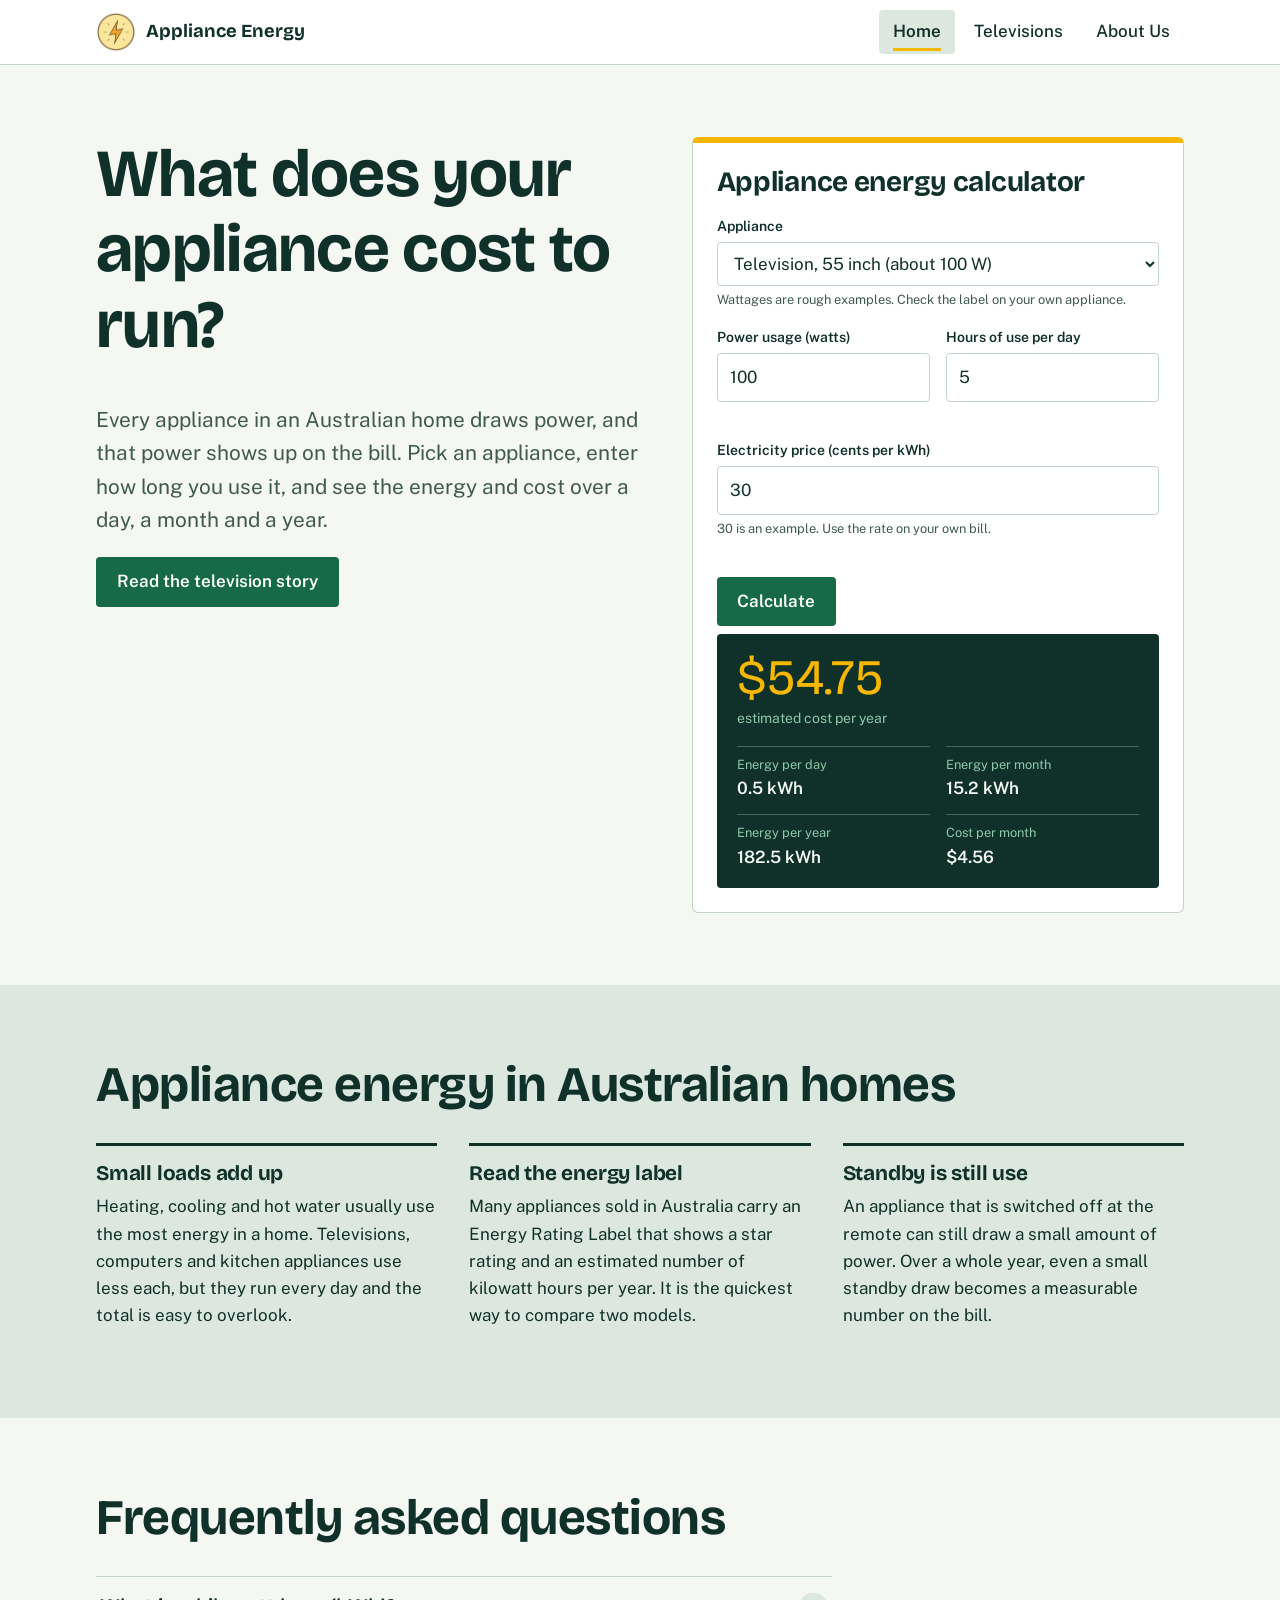
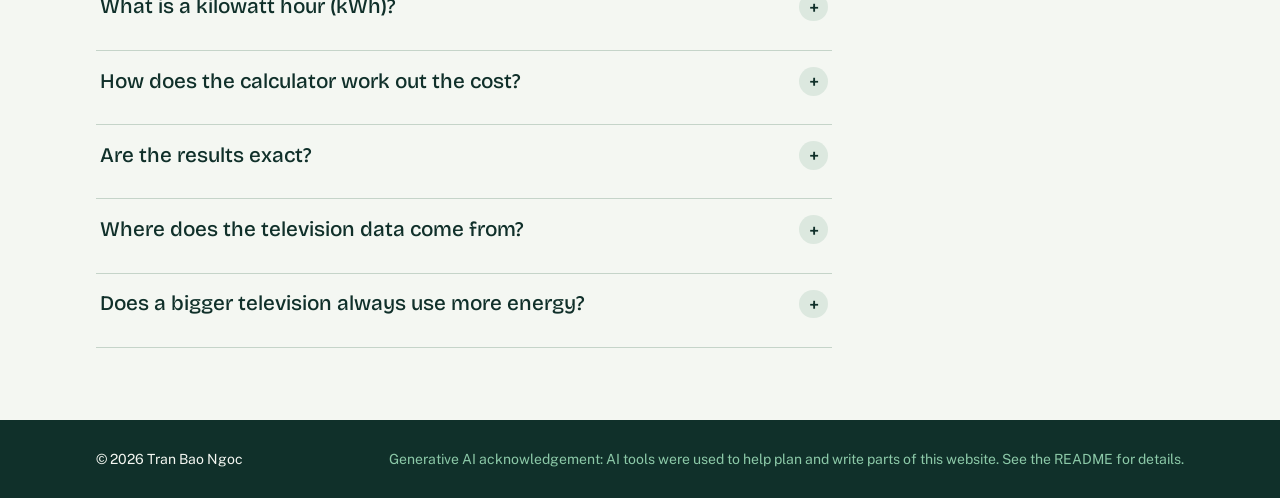
<file: index.html>
<!DOCTYPE html>
<html lang="en">
<head>
  <meta charset="UTF-8">
  <meta name="viewport" content="width=device-width, initial-scale=1">
  <title>Home | Appliance Energy Consumption Website</title>
  <meta name="description" content="How much electricity do household appliances use in Australia, and what does it cost to run them?">
  <link rel="stylesheet" href="assets/css/style.css">
</head>
<body>

  <header class="site-header">
    <nav class="nav" aria-label="Main navigation">
      <a class="nav__logo" href="index.html" aria-label="Appliance Energy Consumption, go to Home page">
        <img src="assets/img/PowerIcon.png" alt="Power icon logo" width="40" height="40">
        <span>Appliance Energy</span>
      </a>
      <ul class="nav__links">
        <li><a href="index.html" aria-current="page">Home</a></li>
        <li><a href="televisions.html">Televisions</a></li>
        <li><a href="about.html">About Us</a></li>
      </ul>
    </nav>
  </header>

  <main>
    <section class="hero">
      <div class="container hero__grid">
        <div>
          <h1>What does your appliance cost to run?</h1>
          <p class="lead">Every appliance in an Australian home draws power, and that power shows up on the bill. Pick an appliance, enter how long you use it, and see the energy and cost over a day, a month and a year.</p>
          <p><a class="button" href="televisions.html">Read the television story</a></p>
        </div>

        <section class="calculator" aria-labelledby="calc-title">
          <h2 id="calc-title">Appliance energy calculator</h2>

          <form id="energy-form" novalidate>
            <div class="field">
              <label for="appliance">Appliance</label>
              <select id="appliance" name="appliance">
                <option value="100" selected>Television, 55 inch (about 100 W)</option>
                <option value="60">Laptop (about 60 W)</option>
                <option value="150">Refrigerator (about 150 W while running)</option>
                <option value="1500">Air conditioner, cooling (about 1,500 W)</option>
                <option value="500">Washing machine (about 500 W)</option>
                <option value="1100">Microwave (about 1,100 W)</option>
                <option value="custom">My own appliance (enter watts below)</option>
              </select>
              <span class="field__hint">Wattages are rough examples. Check the label on your own appliance.</span>
            </div>

            <div class="calculator__row">
              <div class="field">
                <label for="watts">Power usage (watts)</label>
                <input type="number" id="watts" name="watts" inputmode="decimal" min="1" max="10000" step="any" value="100" aria-describedby="watts-error">
                <p class="field__error" id="watts-error"></p>
              </div>

              <div class="field">
                <label for="hours">Hours of use per day</label>
                <input type="number" id="hours" name="hours" inputmode="decimal" min="0" max="24" step="any" value="5" aria-describedby="hours-error">
                <p class="field__error" id="hours-error"></p>
              </div>
            </div>

            <div class="field">
              <label for="price">Electricity price (cents per kWh)</label>
              <input type="number" id="price" name="price" inputmode="decimal" min="0.01" max="200" step="any" value="30" aria-describedby="price-error">
              <span class="field__hint">30 is an example. Use the rate on your own bill.</span>
              <p class="field__error" id="price-error"></p>
            </div>

            <button type="submit" class="button">Calculate</button>
          </form>

          <div class="readout" id="results" aria-live="polite">
            <p class="readout__message" id="results-message" hidden></p>
            <div id="results-values">
              <p class="readout__headline" id="out-cost-year">$0.00</p>
              <p class="readout__caption">estimated cost per year</p>
              <dl class="readout__list">
                <div><dt>Energy per day</dt><dd id="out-kwh-day">0 kWh</dd></div>
                <div><dt>Energy per month</dt><dd id="out-kwh-month">0 kWh</dd></div>
                <div><dt>Energy per year</dt><dd id="out-kwh-year">0 kWh</dd></div>
                <div><dt>Cost per month</dt><dd id="out-cost-month">$0.00</dd></div>
              </dl>
            </div>
          </div>
        </section>
      </div>
    </section>

    <section class="section section--tint" aria-labelledby="market-title">
      <div class="container">
        <h2 id="market-title">Appliance energy in Australian homes</h2>
        <div class="notes">
          <div>
            <h3>Small loads add up</h3>
            <p>Heating, cooling and hot water usually use the most energy in a home. Televisions, computers and kitchen appliances use less each, but they run every day and the total is easy to overlook.</p>
          </div>
          <div>
            <h3>Read the energy label</h3>
            <p>Many appliances sold in Australia carry an Energy Rating Label that shows a star rating and an estimated number of kilowatt hours per year. It is the quickest way to compare two models.</p>
          </div>
          <div>
            <h3>Standby is still use</h3>
            <p>An appliance that is switched off at the remote can still draw a small amount of power. Over a whole year, even a small standby draw becomes a measurable number on the bill.</p>
          </div>
        </div>
      </div>
    </section>

    <section class="section" aria-labelledby="faq-title">
      <div class="container">
        <h2 id="faq-title">Frequently asked questions</h2>
        <div class="faq">

          <div class="faq__item">
            <h3 class="faq__heading">
              <button type="button" class="faq__button" id="faq-btn-1" aria-expanded="false" aria-controls="faq-panel-1">What is a kilowatt hour (kWh)?</button>
            </h3>
            <div class="faq__panel" id="faq-panel-1" role="region" aria-labelledby="faq-btn-1" hidden>
              <p>A kilowatt hour is the unit your electricity bill uses. It is the energy used by a 1,000 watt appliance running for one hour. A 100 watt television running for ten hours uses one kWh.</p>
            </div>
          </div>

          <div class="faq__item">
            <h3 class="faq__heading">
              <button type="button" class="faq__button" id="faq-btn-2" aria-expanded="false" aria-controls="faq-panel-2">How does the calculator work out the cost?</button>
            </h3>
            <div class="faq__panel" id="faq-panel-2" role="region" aria-labelledby="faq-btn-2" hidden>
              <p>It multiplies watts by hours of use and divides by 1,000 to get kWh per day. It then multiplies that by 365 for a year and by your price per kWh, converted from cents to dollars.</p>
            </div>
          </div>

          <div class="faq__item">
            <h3 class="faq__heading">
              <button type="button" class="faq__button" id="faq-btn-3" aria-expanded="false" aria-controls="faq-panel-3">Are the results exact?</button>
            </h3>
            <div class="faq__panel" id="faq-panel-3" role="region" aria-labelledby="faq-btn-3" hidden>
              <p>No. They are estimates. Real appliances draw different amounts of power at different times, and electricity plans can include supply charges or different rates at different times of day.</p>
            </div>
          </div>

          <div class="faq__item">
            <h3 class="faq__heading">
              <button type="button" class="faq__button" id="faq-btn-4" aria-expanded="false" aria-controls="faq-panel-4">Where does the television data come from?</button>
            </h3>
            <div class="faq__panel" id="faq-panel-4" role="region" aria-labelledby="faq-btn-4" hidden>
              <p>The television story uses product data on screen size and labelled annual energy consumption. The About Us page explains how the data was prepared and what its limits are.</p>
            </div>
          </div>

          <div class="faq__item">
            <h3 class="faq__heading">
              <button type="button" class="faq__button" id="faq-btn-5" aria-expanded="false" aria-controls="faq-panel-5">Does a bigger television always use more energy?</button>
            </h3>
            <div class="faq__panel" id="faq-panel-5" role="region" aria-labelledby="faq-btn-5" hidden>
              <p>Not always, but in the data it usually does. <a href="televisions.html">Read the television story</a> to see the pattern and how much the difference is.</p>
            </div>
          </div>

        </div>
      </div>
    </section>
  </main>

  <footer class="site-footer">
    <div class="container">
      <p>&copy; <span class="js-year">2026</span> Tran Bao Ngoc</p>
      <p class="site-footer__ai">Generative AI acknowledgement: AI tools were used to help plan and write parts of this website. See the README for details.</p>
    </div>
  </footer>

  <script src="assets/js/script.js"></script>
</body>
</html>
</file>
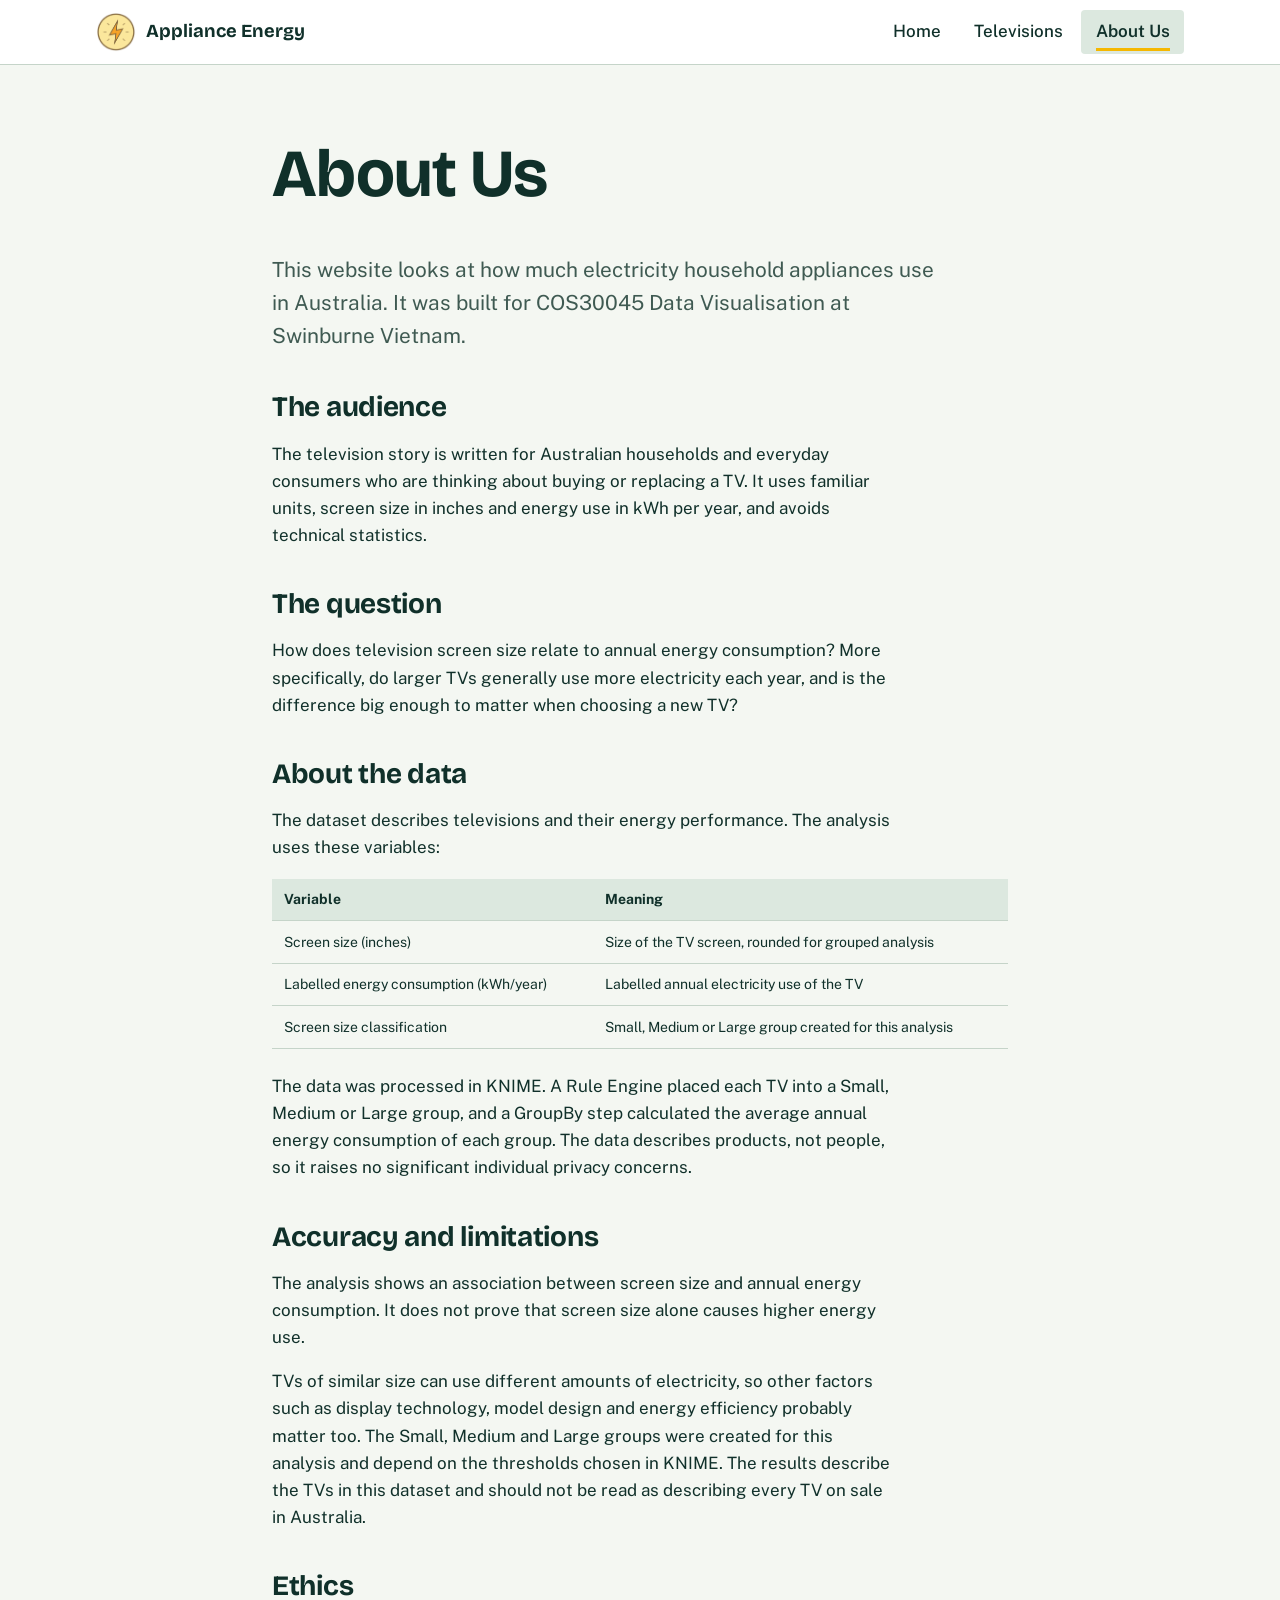
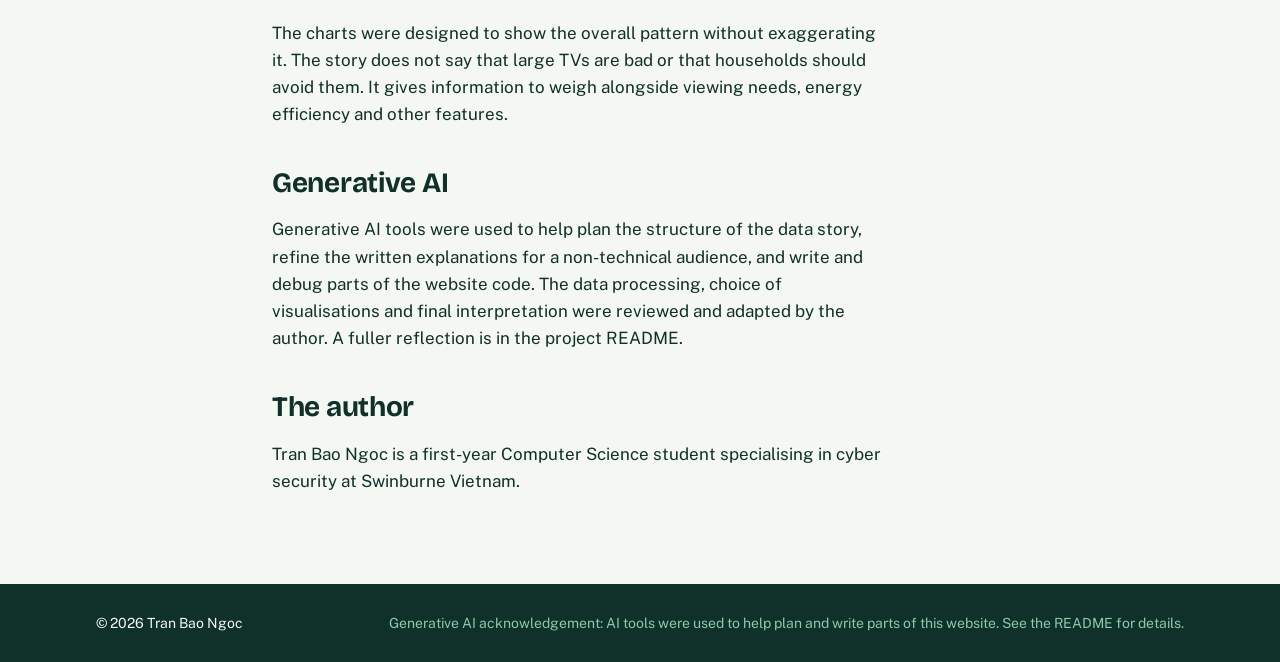
<file: about.html>
<!DOCTYPE html>
<html lang="en">
<head>
  <meta charset="UTF-8">
  <meta name="viewport" content="width=device-width, initial-scale=1">
  <title>About Us | Appliance Energy Consumption Website</title>
  <meta name="description" content="About the project, the audience, the television data, its limitations and the use of generative AI.">
  <link rel="stylesheet" href="assets/css/style.css">
</head>
<body>

  <header class="site-header">
    <nav class="nav" aria-label="Main navigation">
      <a class="nav__logo" href="index.html" aria-label="Appliance Energy Consumption, go to Home page">
        <img src="assets/img/PowerIcon.png" alt="Power icon logo" width="40" height="40">
        <span>Appliance Energy</span>
      </a>
      <ul class="nav__links">
        <li><a href="index.html">Home</a></li>
        <li><a href="televisions.html">Televisions</a></li>
        <li><a href="about.html" aria-current="page">About Us</a></li>
      </ul>
    </nav>
  </header>

  <main>
    <section class="section">
      <div class="container prose">
        <h1>About Us</h1>
        <p class="lead">This website looks at how much electricity household appliances use in Australia. It was built for COS30045 Data Visualisation at Swinburne Vietnam.</p>

        <h2>The audience</h2>
        <p>The television story is written for Australian households and everyday consumers who are thinking about buying or replacing a TV. It uses familiar units, screen size in inches and energy use in kWh per year, and avoids technical statistics.</p>

        <h2>The question</h2>
        <p>How does television screen size relate to annual energy consumption? More specifically, do larger TVs generally use more electricity each year, and is the difference big enough to matter when choosing a new TV?</p>

        <h2>About the data</h2>
        <p>The dataset describes televisions and their energy performance. The analysis uses these variables:</p>
        <table>
          <thead>
            <tr><th scope="col">Variable</th><th scope="col">Meaning</th></tr>
          </thead>
          <tbody>
            <tr><td>Screen size (inches)</td><td>Size of the TV screen, rounded for grouped analysis</td></tr>
            <tr><td>Labelled energy consumption (kWh/year)</td><td>Labelled annual electricity use of the TV</td></tr>
            <tr><td>Screen size classification</td><td>Small, Medium or Large group created for this analysis</td></tr>
          </tbody>
        </table>
        <p>The data was processed in KNIME. A Rule Engine placed each TV into a Small, Medium or Large group, and a GroupBy step calculated the average annual energy consumption of each group. The data describes products, not people, so it raises no significant individual privacy concerns.</p>

        <h2>Accuracy and limitations</h2>
        <p>The analysis shows an association between screen size and annual energy consumption. It does not prove that screen size alone causes higher energy use.</p>
        <p>TVs of similar size can use different amounts of electricity, so other factors such as display technology, model design and energy efficiency probably matter too. The Small, Medium and Large groups were created for this analysis and depend on the thresholds chosen in KNIME. The results describe the TVs in this dataset and should not be read as describing every TV on sale in Australia.</p>

        <h2>Ethics</h2>
        <p>The charts were designed to show the overall pattern without exaggerating it. The story does not say that large TVs are bad or that households should avoid them. It gives information to weigh alongside viewing needs, energy efficiency and other features.</p>

        <h2>Generative AI</h2>
        <p>Generative AI tools were used to help plan the structure of the data story, refine the written explanations for a non-technical audience, and write and debug parts of the website code. The data processing, choice of visualisations and final interpretation were reviewed and adapted by the author. A fuller reflection is in the project README.</p>

        <h2>The author</h2>
        <p>Tran Bao Ngoc is a first-year Computer Science student specialising in cyber security at Swinburne Vietnam.</p>
      </div>
    </section>
  </main>

  <footer class="site-footer">
    <div class="container">
      <p>&copy; <span class="js-year">2026</span> Tran Bao Ngoc</p>
      <p class="site-footer__ai">Generative AI acknowledgement: AI tools were used to help plan and write parts of this website. See the README for details.</p>
    </div>
  </footer>

  <script src="assets/js/script.js"></script>
</body>
</html>
</file>
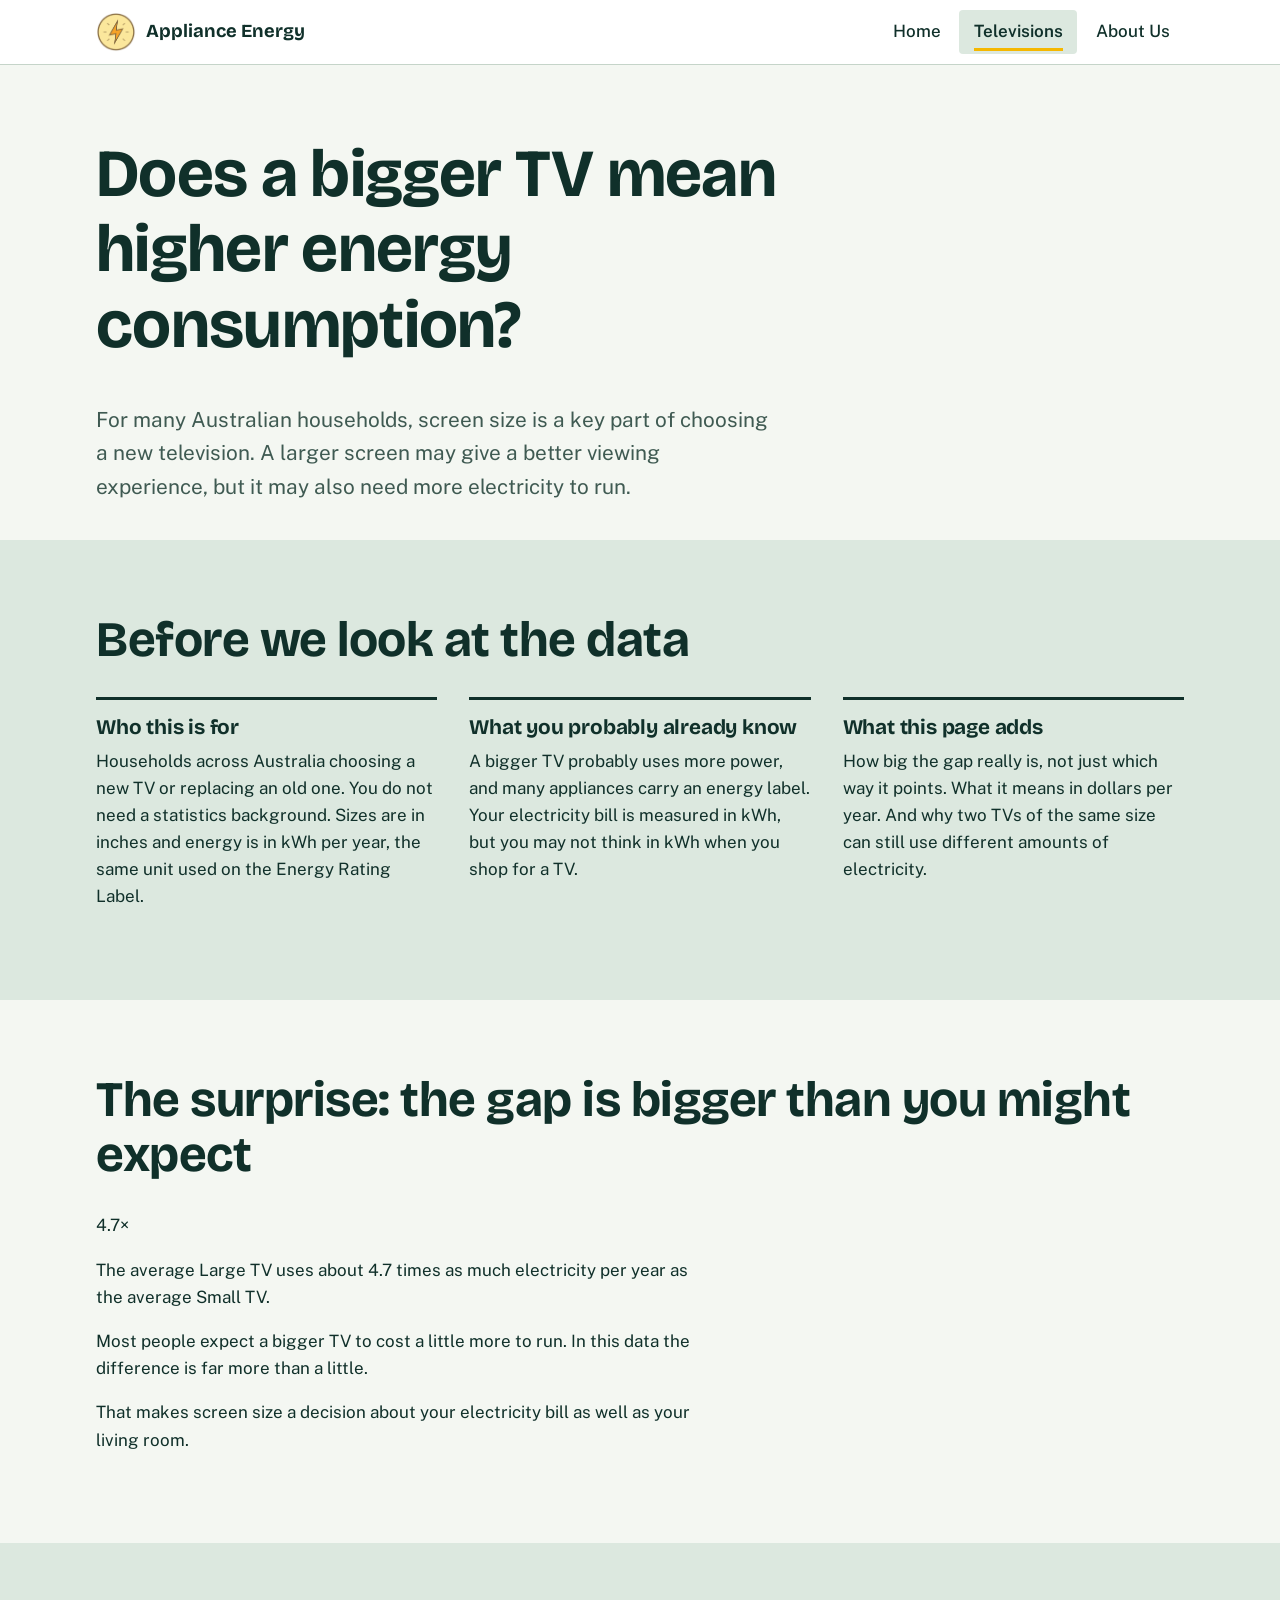
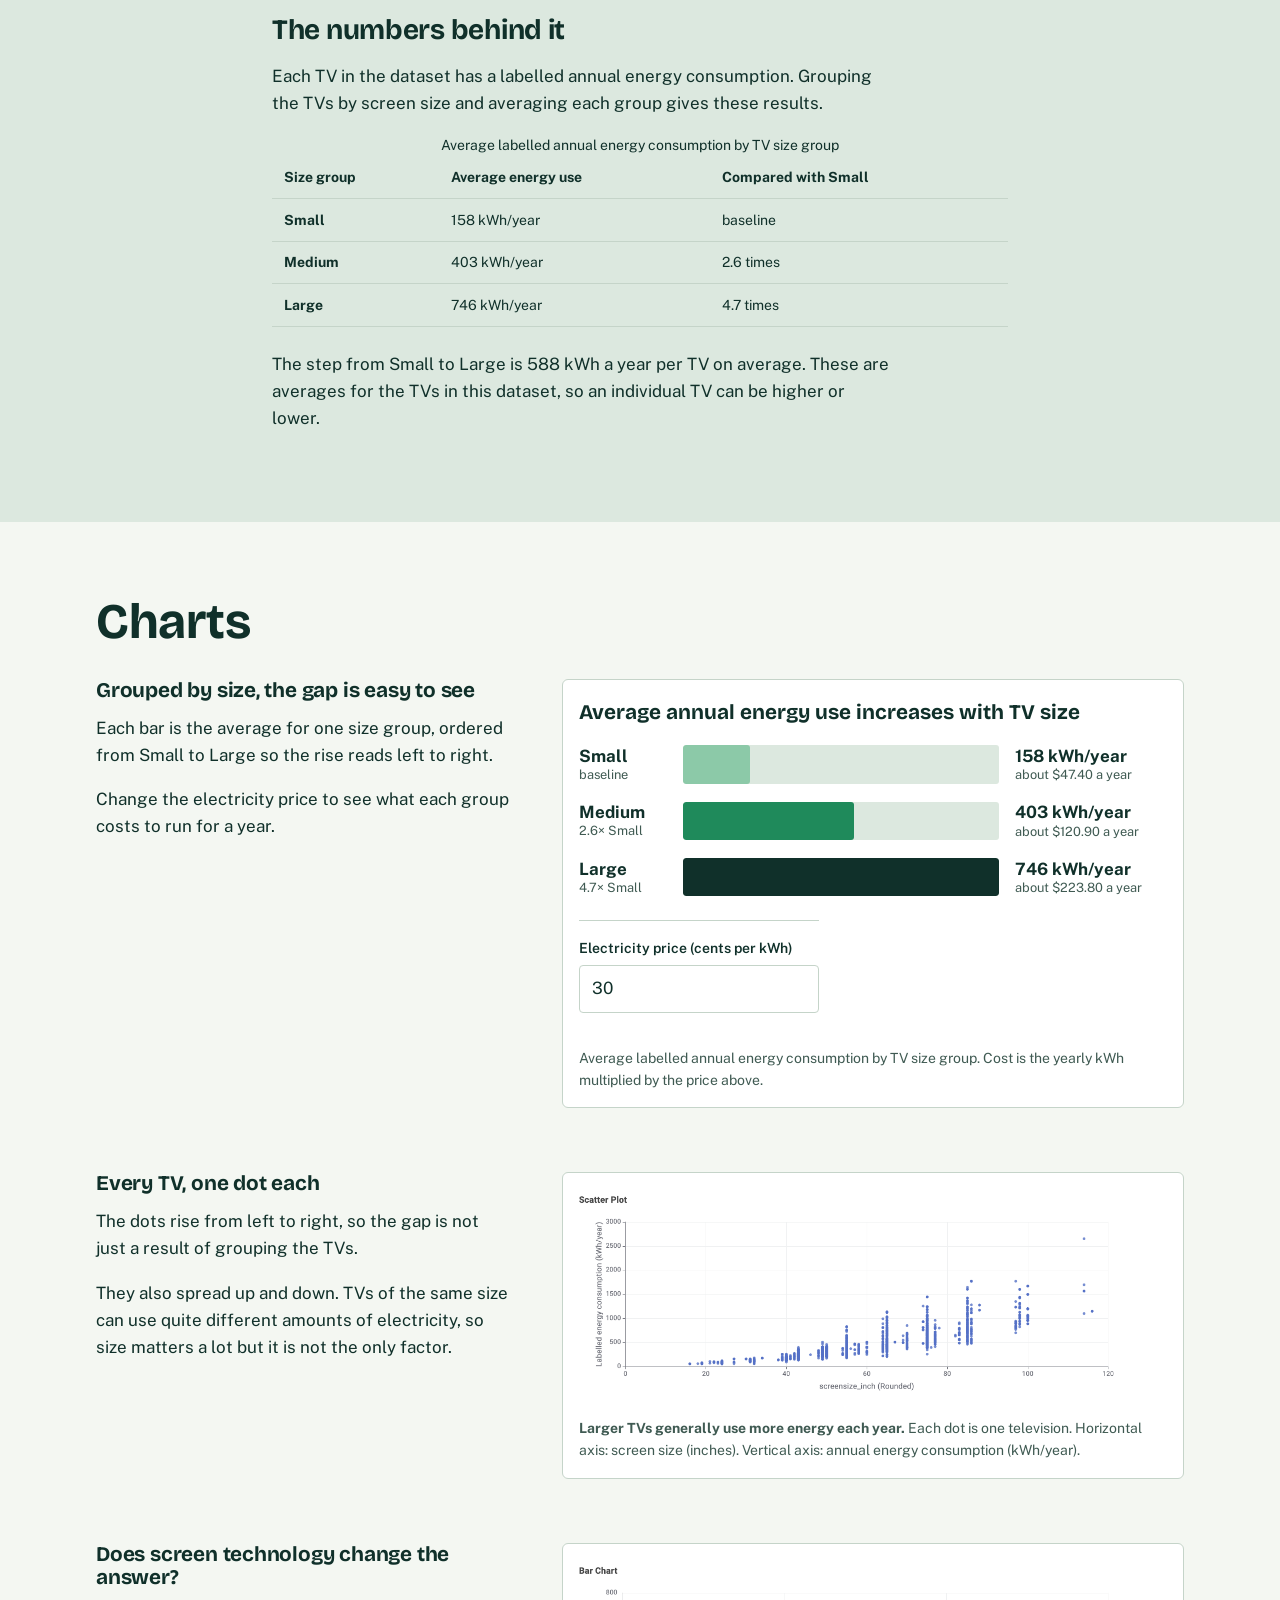
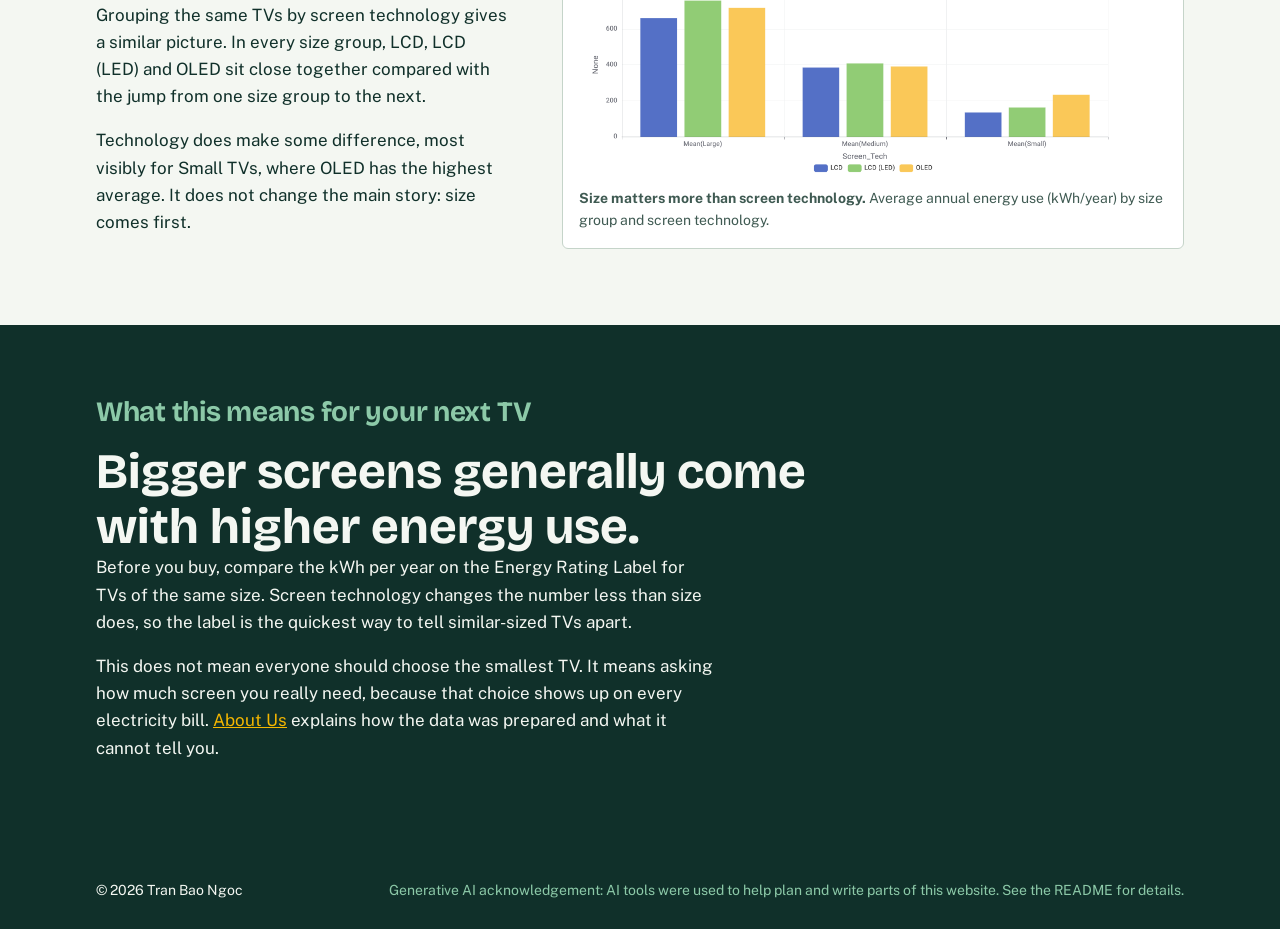
<file: televisions.html>
<!DOCTYPE html>
<html lang="en">
<head>
  <meta charset="UTF-8">
  <meta name="viewport" content="width=device-width, initial-scale=1">
  <title>Televisions | Appliance Energy Consumption Website</title>
  <meta name="description" content="Does a bigger TV mean higher energy consumption? A data story for Australian households.">
  <link rel="stylesheet" href="assets/css/style.css">
</head>
<body>

  <header class="site-header">
    <nav class="nav" aria-label="Main navigation">
      <a class="nav__logo" href="index.html" aria-label="Appliance Energy Consumption, go to Home page">
        <img src="assets/img/PowerIcon.png" alt="Power icon logo" width="40" height="40">
        <span>Appliance Energy</span>
      </a>
      <ul class="nav__links">
        <li><a href="index.html">Home</a></li>
        <li><a href="televisions.html" aria-current="page">Televisions</a></li>
        <li><a href="about.html">About Us</a></li>
      </ul>
    </nav>
  </header>

  <main>
    <section class="story-hero">
      <div class="container">
        <h1>Does a bigger TV mean higher energy consumption?</h1>
        <p class="lead">For many Australian households, screen size is a key part of choosing a new television. A larger screen may give a better viewing experience, but it may also need more electricity to run.</p>
      </div>
    </section>

    <section class="section section--tint" aria-labelledby="setting-title">
      <div class="container">
        <h2 id="setting-title">Before we look at the data</h2>
        <div class="notes">
          <div>
            <h3>Who this is for</h3>
            <p>Households across Australia choosing a new TV or replacing an old one. You do not need a statistics background. Sizes are in inches and energy is in kWh per year, the same unit used on the Energy Rating Label.</p>
          </div>
          <div>
            <h3>What you probably already know</h3>
            <p>A bigger TV probably uses more power, and many appliances carry an energy label. Your electricity bill is measured in kWh, but you may not think in kWh when you shop for a TV.</p>
          </div>
          <div>
            <h3>What this page adds</h3>
            <p>How big the gap really is, not just which way it points. What it means in dollars per year. And why two TVs of the same size can still use different amounts of electricity.</p>
          </div>
        </div>
      </div>
    </section>

    <section class="section" aria-labelledby="conflict-title">
      <div class="container">
        <h2 id="conflict-title">The surprise: the gap is bigger than you might expect</h2>
        <div class="conflict__feature">
          <p class="conflict__figure" aria-hidden="true">4.7&times;</p>
          <p class="conflict__line">The average Large TV uses about 4.7 times as much electricity per year as the average Small TV.</p>
        </div>
        <p>Most people expect a bigger TV to cost a little more to run. In this data the difference is far more than a little.</p>
        <p>That makes screen size a decision about your electricity bill as well as your living room.</p>
      </div>
    </section>

    <section class="section section--tint" aria-labelledby="evidence-title">
      <div class="container prose">
        <h2 id="evidence-title">The numbers behind it</h2>
        <p>Each TV in the dataset has a labelled annual energy consumption. Grouping the TVs by screen size and averaging each group gives these results.</p>
        <table>
          <caption>Average labelled annual energy consumption by TV size group</caption>
          <thead>
            <tr><th scope="col">Size group</th><th scope="col">Average energy use</th><th scope="col">Compared with Small</th></tr>
          </thead>
          <tbody>
            <tr><th scope="row">Small</th><td>158 kWh/year</td><td>baseline</td></tr>
            <tr><th scope="row">Medium</th><td>403 kWh/year</td><td>2.6 times</td></tr>
            <tr><th scope="row">Large</th><td>746 kWh/year</td><td>4.7 times</td></tr>
          </tbody>
        </table>
        <p>The step from Small to Large is 588 kWh a year per TV on average. These are averages for the TVs in this dataset, so an individual TV can be higher or lower.</p>
      </div>
    </section>

    <section class="section" aria-labelledby="chart-title">
      <div class="container">
        <h2 id="chart-title" class="visually-hidden">Charts</h2>

        <div class="story-block">
          <div>
            <h3>Grouped by size, the gap is easy to see</h3>
            <p>Each bar is the average for one size group, ordered from Small to Large so the rise reads left to right.</p>
            <p>Change the electricity price to see what each group costs to run for a year.</p>
          </div>
          <figure class="chart">
            <p class="chart__title" id="meter-title">Average annual energy use increases with TV size</p>
            <ul class="meter" aria-labelledby="meter-title">
              <li class="meter__row" data-kwh="158">
                <div class="meter__name"><strong>Small</strong><span>baseline</span></div>
                <div class="meter__track" aria-hidden="true"><div class="meter__bar meter__bar--small"></div></div>
                <div class="meter__figures"><strong>158 kWh/year</strong><span>about <span class="js-cost">$47.40</span> a year</span></div>
              </li>
              <li class="meter__row" data-kwh="403">
                <div class="meter__name"><strong>Medium</strong><span>2.6&times; Small</span></div>
                <div class="meter__track" aria-hidden="true"><div class="meter__bar meter__bar--medium"></div></div>
                <div class="meter__figures"><strong>403 kWh/year</strong><span>about <span class="js-cost">$120.90</span> a year</span></div>
              </li>
              <li class="meter__row" data-kwh="746">
                <div class="meter__name"><strong>Large</strong><span>4.7&times; Small</span></div>
                <div class="meter__track" aria-hidden="true"><div class="meter__bar meter__bar--large"></div></div>
                <div class="meter__figures"><strong>746 kWh/year</strong><span>about <span class="js-cost">$223.80</span> a year</span></div>
              </li>
            </ul>

            <div class="price-control">
              <div class="field">
                <label for="tv-price">Electricity price (cents per kWh)</label>
                <input type="number" id="tv-price" inputmode="decimal" min="0.01" max="200" step="any" value="30" aria-describedby="tv-price-error">
                <p class="field__error" id="tv-price-error"></p>
              </div>
            </div>
            <figcaption>Average labelled annual energy consumption by TV size group. Cost is the yearly kWh multiplied by the price above.</figcaption>
          </figure>
        </div>

        <div class="story-block">
          <div>
            <h3>Every TV, one dot each</h3>
            <p>The dots rise from left to right, so the gap is not just a result of grouping the TVs.</p>
            <p>They also spread up and down. TVs of the same size can use quite different amounts of electricity, so size matters a lot but it is not the only factor.</p>
          </div>
          <figure class="chart">
            <img class="js-chart-img" src="assets/img/tv-scatter.png" alt="Scatter plot of TV screen size in inches against labelled annual energy consumption in kWh per year. Larger screens generally sit higher, with some spread between TVs of the same size.">
            <figcaption><strong>Larger TVs generally use more energy each year.</strong> Each dot is one television. Horizontal axis: screen size (inches). Vertical axis: annual energy consumption (kWh/year).</figcaption>
          </figure>
        </div>

        <div class="story-block">
          <div>
            <h3>Does screen technology change the answer?</h3>
            <p>Grouping the same TVs by screen technology gives a similar picture. In every size group, LCD, LCD (LED) and OLED sit close together compared with the jump from one size group to the next.</p>
            <p>Technology does make some difference, most visibly for Small TVs, where OLED has the highest average. It does not change the main story: size comes first.</p>
          </div>
          <figure class="chart">
            <img class="js-chart-img" src="assets/img/tv-size-tech.png" alt="Grouped bar chart of average annual energy use for Small, Medium and Large TVs, split by screen technology: LCD, LCD (LED) and OLED. Within each size group the three technologies are close, while Large TVs use far more than Small TVs.">
            <figcaption><strong>Size matters more than screen technology.</strong> Average annual energy use (kWh/year) by size group and screen technology.</figcaption>
          </figure>
        </div>

      </div>
    </section>

    <section class="section takeaway" aria-labelledby="takeaway-title">
      <div class="container">
        <h2 id="takeaway-title">What this means for your next TV</h2>
        <p class="takeaway__line">Bigger screens generally come with higher energy use.</p>
        <p>Before you buy, compare the kWh per year on the Energy Rating Label for TVs of the same size. Screen technology changes the number less than size does, so the label is the quickest way to tell similar-sized TVs apart.</p>
        <p>This does not mean everyone should choose the smallest TV. It means asking how much screen you really need, because that choice shows up on every electricity bill. <a class="takeaway__link" href="about.html">About Us</a> explains how the data was prepared and what it cannot tell you.</p>
      </div>
    </section>
  </main>

  <footer class="site-footer">
    <div class="container">
      <p>&copy; <span class="js-year">2026</span> Tran Bao Ngoc</p>
      <p class="site-footer__ai">Generative AI acknowledgement: AI tools were used to help plan and write parts of this website. See the README for details.</p>
    </div>
  </footer>

  <script src="assets/js/script.js"></script>
</body>
</html>
</file>
<file: assets/css/style.css>
@import url('https://fonts.googleapis.com/css2?family=Bricolage+Grotesque:opsz,wght@12..96,500;12..96,700&family=Public+Sans:wght@400;500;600&display=swap');

/* ==========================================================
   Design tokens
   Colours are grouped here so they can be matched to the
   PowerIcon.png logo by editing only these values.
   ========================================================== */
:root {
  --ink: #10302a;
  --ink-soft: #3f5a52;
  --paper: #f4f7f2;
  --white: #ffffff;
  --leaf: #1f8a5b;
  --leaf-dark: #166a46;
  --leaf-light: #8cc9a8;
  --volt: #f5b700;
  --mist: #dce8df;
  --line: #c5d4c9;
  --error: #b3261e;

  --font-display: 'Bricolage Grotesque', 'Segoe UI', system-ui, sans-serif;
  --font-body: 'Public Sans', 'Segoe UI', system-ui, sans-serif;

  --step--1: 0.875rem;
  --step-0: 1.0625rem;
  --step-1: 1.3rem;
  --step-2: 1.75rem;
  --step-3: clamp(2rem, 4.5vw, 3.1rem);
  --step-4: clamp(2.4rem, 6vw, 4.2rem);

  --max: 68rem;
}

*,
*::before,
*::after {
  box-sizing: border-box;
}

html {
  scroll-behavior: smooth;
}

body {
  margin: 0;
  min-height: 100vh;
  display: flex;
  flex-direction: column;
  background: var(--paper);
  color: var(--ink);
  font-family: var(--font-body);
  font-size: var(--step-0);
  line-height: 1.6;
}

main {
  flex: 1;
}

img {
  max-width: 100%;
  height: auto;
}

h1,
h2,
h3 {
  font-family: var(--font-display);
  font-weight: 700;
  line-height: 1.12;
  letter-spacing: -0.01em;
  margin: 0 0 0.6em;
}

h1 { font-size: var(--step-4); }
h2 { font-size: var(--step-3); }
h3 { font-size: var(--step-1); }

p {
  margin: 0 0 1em;
  max-width: 62ch;
}

a {
  color: var(--leaf-dark);
}

a:hover {
  color: var(--ink);
}

:focus-visible {
  outline: 3px solid var(--volt);
  outline-offset: 2px;
}

.container {
  width: min(100% - 2.5rem, var(--max));
  margin-inline: auto;
}

.section {
  padding-block: clamp(2.5rem, 6vw, 4.5rem);
}

.section--tint {
  background: var(--mist);
}

.lead {
  font-size: var(--step-1);
  color: var(--ink-soft);
  max-width: 52ch;
}

/* ==========================================================
   Navigation
   ========================================================== */
.site-header {
  background: var(--white);
  border-bottom: 1px solid var(--line);
  position: sticky;
  top: 0;
  z-index: 10;
}

.nav {
  width: min(100% - 2.5rem, var(--max));
  margin-inline: auto;
  display: flex;
  flex-wrap: wrap;
  align-items: center;
  justify-content: space-between;
  gap: 0.5rem 1.5rem;
  padding-block: 0.6rem;
}

.nav__logo {
  display: inline-flex;
  align-items: center;
  gap: 0.65rem;
  text-decoration: none;
  color: var(--ink);
  font-family: var(--font-display);
  font-weight: 700;
  font-size: 1.15rem;
  border-radius: 4px;
  transition: opacity 0.2s;
}

.nav__logo:hover {
  opacity: 0.75;
}

.nav__logo img {
  display: block;
  width: 40px;
  height: 40px;
  object-fit: contain;
}

.nav__links {
  display: flex;
  gap: 0.25rem;
  list-style: none;
  margin: 0;
  padding: 0;
}

.nav__links a {
  position: relative;
  display: block;
  padding: 0.55rem 0.9rem;
  color: var(--ink);
  text-decoration: none;
  font-weight: 500;
  border-radius: 4px;
  transition: background-color 0.2s, color 0.2s;
}

/* hover effect */
.nav__links a:hover {
  background: var(--mist);
}

/* bar under the link: grows on hover, stays on the active page */
.nav__links a::after {
  content: '';
  position: absolute;
  left: 0.9rem;
  right: 0.9rem;
  bottom: 0.2rem;
  height: 3px;
  background: var(--volt);
  transform: scaleX(0);
  transform-origin: left;
  transition: transform 0.2s;
}

.nav__links a:hover::after {
  transform: scaleX(0.5);
}

/* current page indicator */
.nav__links a[aria-current='page'] {
  font-weight: 600;
  background: var(--mist);
}

.nav__links a[aria-current='page']::after {
  transform: scaleX(1);
}

/* ==========================================================
   Buttons and forms
   ========================================================== */
.button {
  display: inline-block;
  padding: 0.7rem 1.3rem;
  background: var(--leaf-dark);
  color: var(--white);
  border: 0;
  border-radius: 4px;
  font: inherit;
  font-weight: 600;
  text-decoration: none;
  cursor: pointer;
  transition: background-color 0.2s;
}

.button:hover {
  background: var(--ink);
  color: var(--white);
}

.field {
  margin-bottom: 1rem;
}

.field label {
  display: block;
  font-weight: 600;
  font-size: var(--step--1);
  margin-bottom: 0.3rem;
}

.field input,
.field select {
  width: 100%;
  padding: 0.6rem 0.75rem;
  font: inherit;
  color: var(--ink);
  background: var(--white);
  border: 1.5px solid var(--line);
  border-radius: 4px;
}

.field input:hover,
.field select:hover {
  border-color: var(--leaf);
}

.field input[aria-invalid='true'] {
  border-color: var(--error);
}

.field__hint {
  display: block;
  margin-top: 0.25rem;
  font-size: 0.8rem;
  color: var(--ink-soft);
}

.field__error {
  margin: 0.3rem 0 0;
  min-height: 1.2em;
  font-size: var(--step--1);
  color: var(--error);
}

/* ==========================================================
   Home: hero and calculator
   ========================================================== */
.hero {
  padding-block: clamp(2.5rem, 6vw, 4.5rem);
}

.hero__grid {
  display: grid;
  grid-template-columns: 1.05fr 0.95fr;
  gap: clamp(1.5rem, 4vw, 3.5rem);
  align-items: start;
}

.hero h1 {
  max-width: 14ch;
}

.calculator {
  background: var(--white);
  border: 1px solid var(--line);
  border-top: 6px solid var(--volt);
  border-radius: 6px;
  padding: 1.5rem;
}

.calculator h2 {
  font-size: var(--step-2);
}

.calculator__row {
  display: grid;
  grid-template-columns: 1fr 1fr;
  gap: 0 1rem;
}

.readout {
  margin-top: 0.5rem;
  padding: 1.1rem 1.25rem;
  background: var(--ink);
  color: var(--paper);
  border-radius: 4px;
}

.readout__headline {
  margin: 0;
  font-family: var(--font-display);
  font-size: var(--step-3);
  line-height: 1.05;
  color: var(--volt);
}

.readout__caption {
  margin: 0.2rem 0 1rem;
  font-size: var(--step--1);
  color: var(--leaf-light);
}

.readout__list {
  display: grid;
  grid-template-columns: 1fr 1fr;
  gap: 0.75rem 1rem;
  margin: 0;
}

.readout__list div {
  border-top: 1px solid rgba(244, 247, 242, 0.25);
  padding-top: 0.5rem;
}

.readout__list dt {
  font-size: 0.8rem;
  color: var(--leaf-light);
}

.readout__list dd {
  margin: 0;
  font-weight: 600;
}

.readout__message {
  margin: 0;
  color: var(--paper);
}

/* ==========================================================
   Home: market notes and FAQ
   ========================================================== */
.notes {
  display: grid;
  grid-template-columns: repeat(3, 1fr);
  gap: 2rem;
}

.notes > div {
  border-top: 3px solid var(--ink);
  padding-top: 1rem;
}

.notes h3 {
  margin-bottom: 0.4em;
}

.faq {
  max-width: 46rem;
}

.faq__item {
  border-bottom: 1px solid var(--line);
}

.faq__item:first-child {
  border-top: 1px solid var(--line);
}

.faq__button {
  width: 100%;
  display: flex;
  justify-content: space-between;
  align-items: center;
  gap: 1rem;
  padding: 1rem 0.25rem;
  background: none;
  border: 0;
  font: inherit;
  font-family: var(--font-display);
  font-weight: 500;
  font-size: var(--step-1);
  color: var(--ink);
  text-align: left;
  cursor: pointer;
  transition: color 0.2s;
}

.faq__button:hover {
  color: var(--leaf-dark);
}

.faq__button::after {
  content: '+';
  flex: none;
  width: 1.8rem;
  height: 1.8rem;
  display: grid;
  place-items: center;
  background: var(--mist);
  border-radius: 50%;
  font-size: 1.25rem;
  line-height: 1;
  transition: transform 0.2s, background-color 0.2s;
}

.faq__button[aria-expanded='true']::after {
  content: '\2212';
  background: var(--volt);
}

.faq__panel {
  padding: 0 0.25rem 1rem;
}

.faq__panel[hidden] {
  display: none;
}

/* ==========================================================
   Television data story
   ========================================================== */
.story-hero {
  padding-block: clamp(2.5rem, 6vw, 4.5rem) 1rem;
}

.story-hero h1 {
  max-width: 18ch;
}

.story-hero__audience {
  display: inline-block;
  margin-top: 0.5rem;
  padding-left: 1rem;
  border-left: 4px solid var(--volt);
  font-size: var(--step--1);
  color: var(--ink-soft);
}

.story-block {
  display: grid;
  grid-template-columns: minmax(0, 0.8fr) minmax(0, 1.2fr);
  gap: clamp(1.5rem, 4vw, 3.5rem);
  align-items: start;
}

.story-block + .story-block {
  margin-top: clamp(2.5rem, 6vw, 4rem);
}

.story-block h2 {
  font-size: var(--step-2);
}

.chart {
  margin: 0;
  background: var(--white);
  border: 1px solid var(--line);
  border-radius: 6px;
  padding: 1rem;
}

.chart img {
  display: block;
  width: 100%;
}

.chart figcaption {
  margin-top: 0.75rem;
  font-size: var(--step--1);
  color: var(--ink-soft);
}

.chart__missing {
  display: grid;
  place-items: center;
  min-height: 16rem;
  padding: 1rem;
  background: var(--mist);
  border: 2px dashed var(--leaf);
  border-radius: 4px;
  text-align: center;
  color: var(--ink-soft);
}

.chart__title {
  margin: 0 0 1rem;
  font-family: var(--font-display);
  font-weight: 700;
  font-size: var(--step-1);
}

/* The bar chart: three bars, one per TV size group */
.meter {
  list-style: none;
  margin: 0;
  padding: 0;
  display: grid;
  gap: 1.1rem;
}

.meter__row {
  display: grid;
  grid-template-columns: 5.5rem 1fr 9.5rem;
  gap: 0.25rem 1rem;
  align-items: center;
}

.meter__name {
  display: flex;
  flex-direction: column;
  line-height: 1.25;
}

.meter__name span {
  font-size: 0.8rem;
  color: var(--ink-soft);
}

.meter__track {
  height: 2.4rem;
  background: var(--mist);
  border-radius: 3px;
  overflow: hidden;
}

.meter__bar {
  height: 100%;
  border-radius: 3px;
}

/* widths are each group's average divided by the largest average (746) */
.meter__bar--small { width: 21.2%; background: var(--leaf-light); }
.meter__bar--medium { width: 54%; background: var(--leaf); }
.meter__bar--large { width: 100%; background: var(--ink); }

.meter__figures {
  display: flex;
  flex-direction: column;
  line-height: 1.3;
}

.meter__figures span {
  font-size: 0.8rem;
  color: var(--ink-soft);
}

.price-control {
  margin-top: 1.5rem;
  padding-top: 1rem;
  border-top: 1px solid var(--line);
  max-width: 15rem;
}

.price-control .field {
  margin-bottom: 0;
}

.takeaway {
  background: var(--ink);
  color: var(--paper);
}

.takeaway h2 {
  font-size: var(--step-2);
  color: var(--leaf-light);
}

.takeaway__line {
  margin: 0;
  max-width: 24ch;
  font-family: var(--font-display);
  font-weight: 700;
  font-size: var(--step-3);
  line-height: 1.1;
  color: var(--volt);
}

.takeaway p {
  color: var(--paper);
}

.takeaway__link {
  color: var(--volt);
}

.takeaway__link:hover {
  color: var(--paper);
}

/* ==========================================================
   About page
   ========================================================== */
.prose {
  max-width: 46rem;
}

.prose h2 {
  font-size: var(--step-2);
  margin-top: 2.5rem;
}

.prose h2:first-child {
  margin-top: 0;
}

.prose table {
  width: 100%;
  border-collapse: collapse;
  margin-bottom: 1.5rem;
  font-size: var(--step--1);
}

.prose th,
.prose td {
  padding: 0.6rem 0.75rem;
  text-align: left;
  border-bottom: 1px solid var(--line);
  vertical-align: top;
}

.prose th {
  background: var(--mist);
}

/* ==========================================================
   Footer
   ========================================================== */
.site-footer {
  background: var(--ink);
  color: var(--paper);
  padding-block: 1.75rem;
  font-size: var(--step--1);
}

.site-footer .container {
  display: flex;
  flex-wrap: wrap;
  justify-content: space-between;
  gap: 0.5rem 2rem;
}

.site-footer p {
  margin: 0;
  max-width: none;
}

.site-footer__ai {
  color: var(--leaf-light);
  max-width: 44ch;
}

/* ==========================================================
   Responsive
   ========================================================== */
@media (max-width: 860px) {
  .hero__grid,
  .story-block,
  .notes {
    grid-template-columns: 1fr;
  }

  .meter__row {
    grid-template-columns: 1fr;
  }

  .meter__name {
    flex-direction: row;
    gap: 0.5rem;
    align-items: baseline;
  }
}

@media (max-width: 520px) {
  .calculator__row,
  .readout__list {
    grid-template-columns: 1fr;
  }

  .nav__links a {
    padding-inline: 0.65rem;
  }
}

@media (prefers-reduced-motion: reduce) {
  * {
    transition: none !important;
    scroll-behavior: auto !important;
  }
}
</file>
